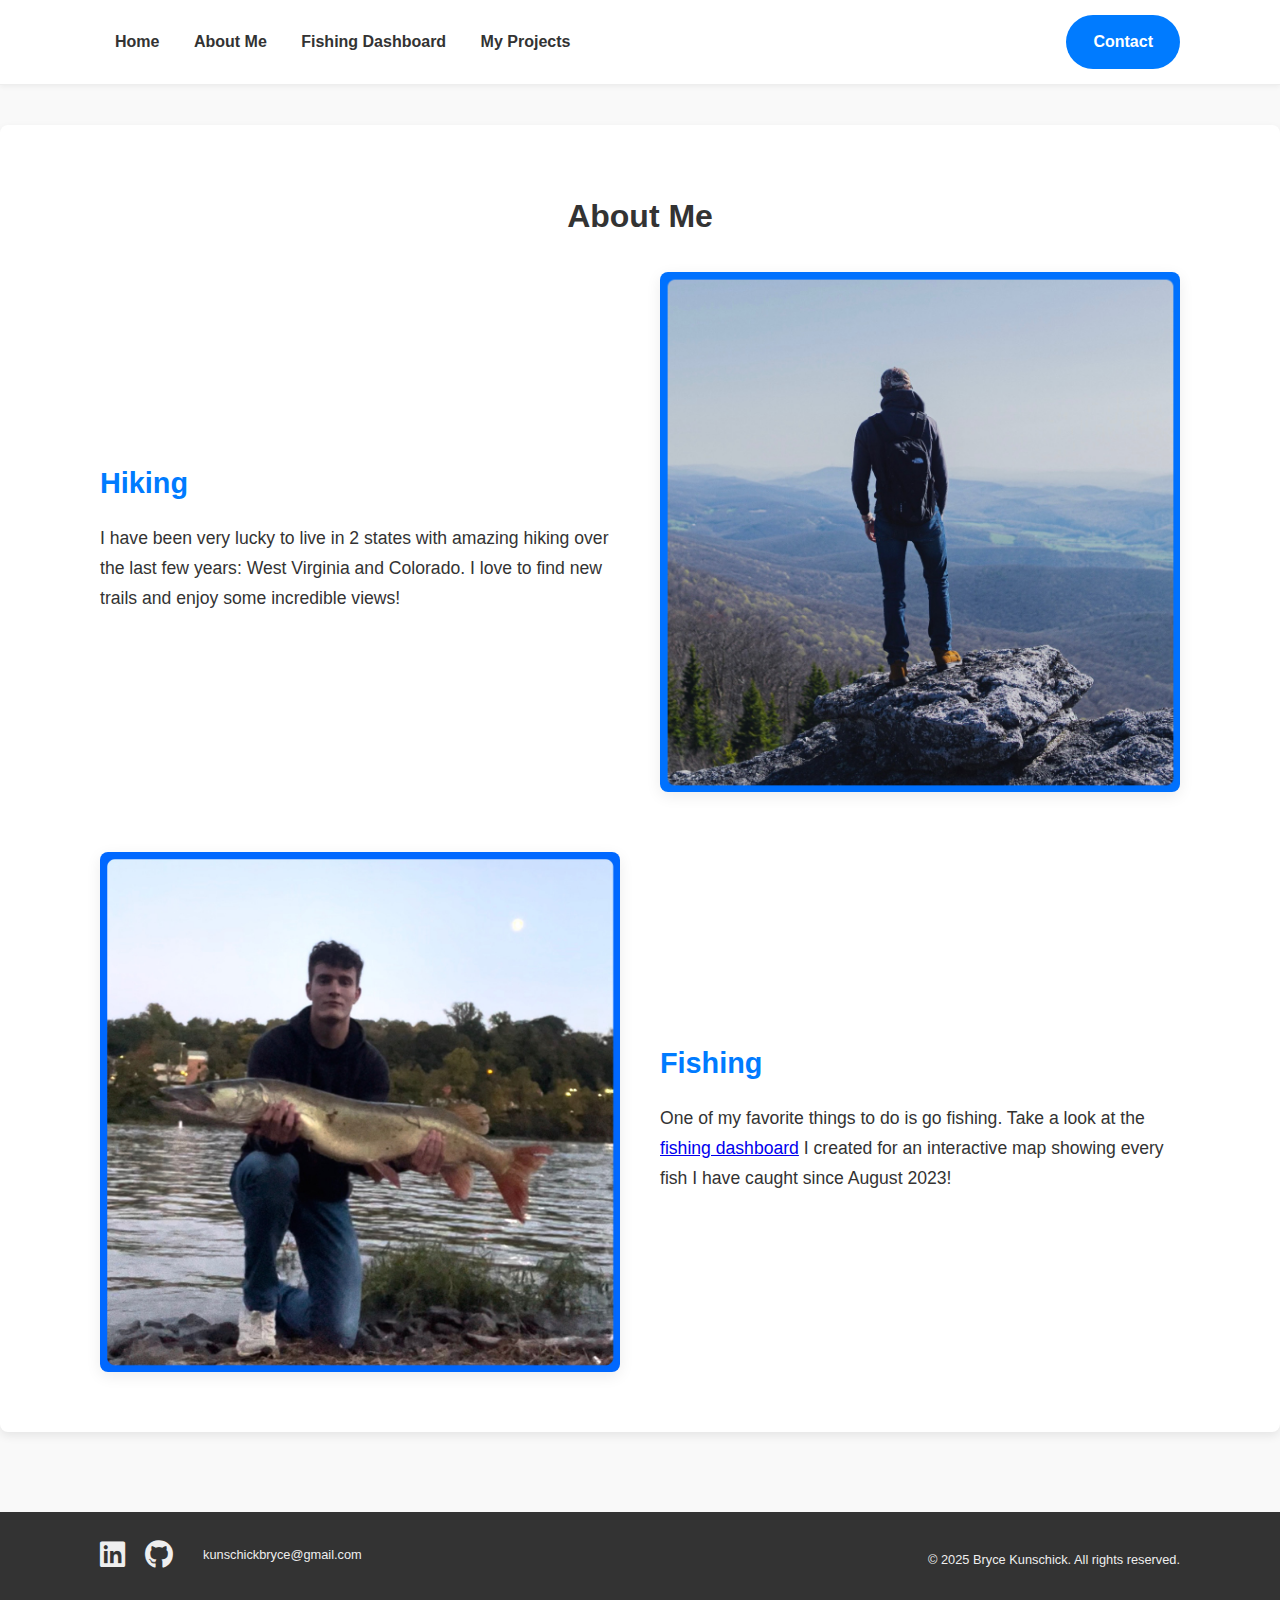
<file: about.html>
<!DOCTYPE html>
<html lang="en">

<head>
    <meta charset="UTF-8">
    <meta name="viewport" content="width=device-width, initial-scale=1.0">
    <title>About Me</title>
    <link rel="stylesheet" href="css/style.css">
    <link rel="stylesheet" href="https://cdnjs.cloudflare.com/ajax/libs/font-awesome/6.0.0-beta3/css/all.min.css"
        integrity="sha512-..." crossorigin="anonymous" referrerpolicy="no-referrer" />
</head>

<body>
    <header>
        <div class="container header-content">
            <div class="mobile-menu-button">
                <button class="hamburger-button" aria-expanded="false" aria-controls="mobile-nav">
                    <i class="fas fa-bars"></i>
                </button>
            </div>
            <nav class="desktop-nav">
                <ul>
                    <li><a href="index.html">Home</a></li>
                    <li><a href="about.html">About Me</a></li>
                    <li><a href="fishing-dashboard.html">Fishing Dashboard</a></li>
                    <li><a href="my-projects.html">My Projects</a></li>
                </ul>
            </nav>
            <a href="contact.html" class="button contact-button">Contact</a>
            <nav class="mobile-nav">
                <ul>
                    <li><a href="index.html">Home</a></li>
                    <li><a href="about.html">About Me</a></li>
                    <li><a href="fishing-dashboard.html">Fishing Dashboard</a></li>
                    <li><a href="my-projects.html">My Projects</a></li>
                </ul>
            </nav>
        </div>
    </header>

    <main>
        <section class="content-section">
            <div class="container">
                <h2>About Me</h2>

                <div class="about-hobby-item">
                    <div class="about-hobby-text">
                        <h3>Hiking</h3>
                        <p>
                            I have been very lucky to live in 2 states with amazing hiking over the last few years: West
                            Virginia and Colorado.
                            I love to find new trails and enjoy some incredible views!
                        </p>
                    </div>
                    <div class="about-hobby-image">
                        <img src="img/about2.jpeg" alt="WV Hiking">
                    </div>
                </div>

                <div class="about-hobby-item reverse-layout">
                    <div class="about-hobby-text">
                        <h3>Fishing</h3>
                        <p>
                            One of my favorite things to do is go fishing. Take a look at the <a
                                href="fishing-dashboard.html">fishing dashboard</a> I
                            created for an interactive map showing every fish I have caught since August 2023!
                        </p>
                    </div>
                    <div class="about-hobby-image">
                        <img src="img/about3.jpeg" alt="My biggest musky">
                    </div>
                </div>

            </div>
        </section>
    </main>

    <footer>
        <div class="container footer-content">
            <div class="social-icons-footer">
                <a href="https://www.linkedin.com/in/brycekunschick/" target="_blank" rel="noopener noreferrer"
                    aria-label="LinkedIn Profile">
                    <i class="fab fa-linkedin"></i>
                </a>
                <a href="https://github.com/brycekunschick" target="_blank" rel="noopener noreferrer"
                    aria-label="GitHub Profile">
                    <i class="fab fa-github"></i>
                </a>
                <span class="footer-email">kunschickbryce@gmail.com</span>
            </div>
            <p>&copy; 2025 Bryce Kunschick. All rights reserved.</p>
        </div>
    </footer>

    <script>
        document.addEventListener('DOMContentLoaded', function () {
            const hamburgerButton = document.querySelector('.hamburger-button');
            const mobileNav = document.querySelector('.mobile-nav');

            hamburgerButton.addEventListener('click', () => {
                const isExpanded = hamburgerButton.getAttribute('aria-expanded') === 'true' || false;
                hamburgerButton.setAttribute('aria-expanded', !isExpanded);
                mobileNav.classList.toggle('open');
            });
        });
    </script>
</body>

</html>
</file>
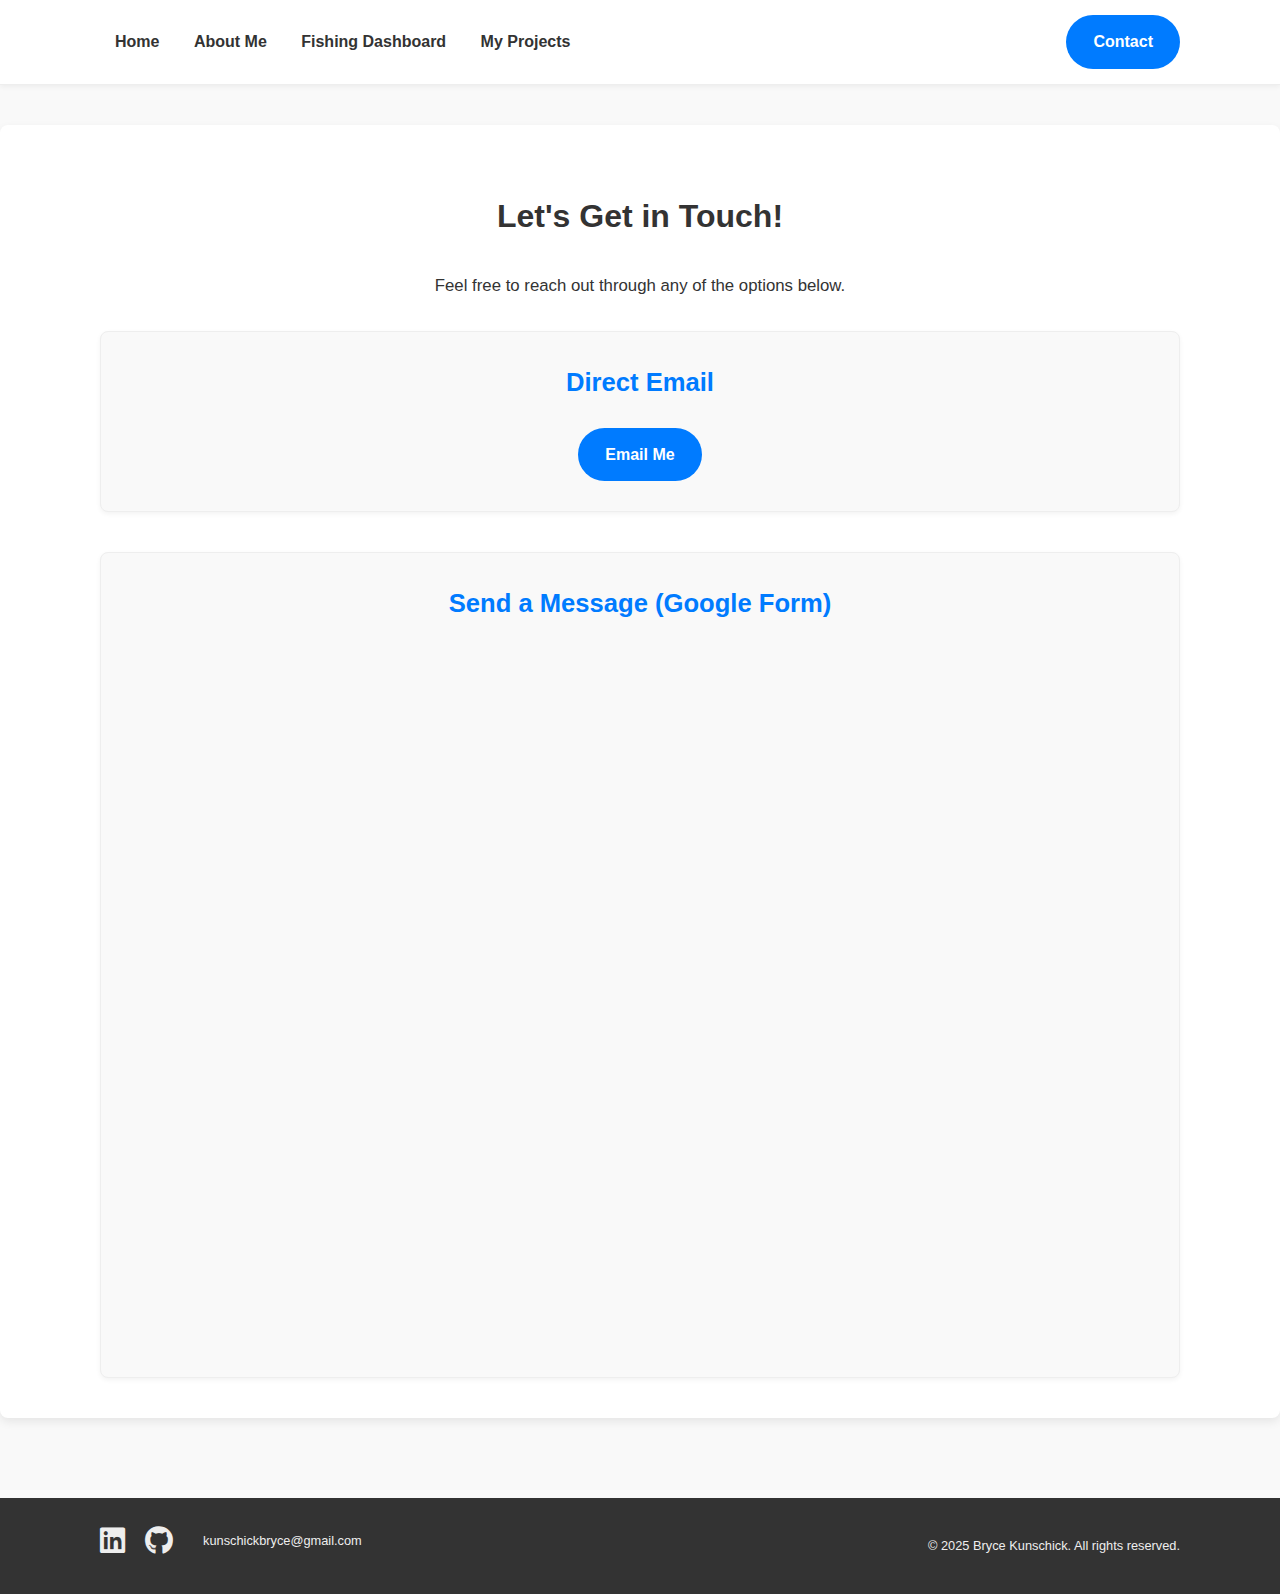
<file: contact.html>
<!DOCTYPE html>
<html lang="en">

<head>
    <meta charset="UTF-8">
    <meta name="viewport" content="width=device-width, initial-scale=1.0">
    <title>Contact Me</title>
    <link rel="stylesheet" href="css/style.css">
    <link rel="stylesheet" href="https://cdnjs.cloudflare.com/ajax/libs/font-awesome/6.0.0-beta3/css/all.min.css"
        integrity="sha512-..." crossorigin="anonymous" referrerpolicy="no-referrer" />
</head>

<body>
    <header>
        <div class="container header-content">
            <div class="mobile-menu-button">
                <button class="hamburger-button" aria-expanded="false" aria-controls="mobile-nav">
                    <i class="fas fa-bars"></i>
                </button>
            </div>
            <nav class="desktop-nav">
                <ul>
                    <li><a href="index.html">Home</a></li>
                    <li><a href="about.html">About Me</a></li>
                    <li><a href="fishing-dashboard.html">Fishing Dashboard</a></li>
                    <li><a href="my-projects.html">My Projects</a></li>
                </ul>
            </nav>
            <a href="contact.html" class="button contact-button">Contact</a>
            <nav class="mobile-nav">
                <ul>
                    <li><a href="index.html">Home</a></li>
                    <li><a href="about.html">About Me</a></li>
                    <li><a href="fishing-dashboard.html">Fishing Dashboard</a></li>
                    <li><a href="my-projects.html">My Projects</a></li>
                </ul>
            </nav>
        </div>
    </header>

    <main>
        <section class="content-section contact-section">
            <div class="container">
                <h2>Let's Get in Touch!</h2>
                <p>
                    Feel free to reach out through any of the
                    options below.
                </p>

                <div class="contact-options">
                    <div class="contact-option-item">
                        <h3>Direct Email</h3>
                        <a href="mailto:kunschickbryce@gmail.com" class="button button-email">Email Me</a>
                    </div>

                    <div class="contact-option-item">
                        <h3>Send a Message (Google Form)</h3>
                        <div class="google-form-container">
                            <iframe
                                src="https://docs.google.com/forms/d/e/1FAIpQLScVozh_JOF2wUmleheMhA86iy0X0xebQaYyWNe9MemLXyBdTg/viewform?embedded=true"
                                width="100%" height="700" frameborder="0" marginheight="0"
                                marginwidth="0">Loading…</iframe>
                        </div>
                    </div>
                </div>
            </div>
        </section>
    </main>

    <footer>
        <div class="container footer-content">
            <div class="social-icons-footer">
                <a href="https://www.linkedin.com/in/brycekunschick/" target="_blank" rel="noopener noreferrer"
                    aria-label="LinkedIn Profile">
                    <i class="fab fa-linkedin"></i>
                </a>
                <a href="https://github.com/brycekunschick" target="_blank" rel="noopener noreferrer"
                    aria-label="GitHub Profile">
                    <i class="fab fa-github"></i>
                </a>
                <span class="footer-email">kunschickbryce@gmail.com</span>
            </div>
            <p>&copy; 2025 Bryce Kunschick. All rights reserved.</p>
        </div>
    </footer>

    <script>
        document.addEventListener('DOMContentLoaded', function () {
            const hamburgerButton = document.querySelector('.hamburger-button');
            const mobileNav = document.querySelector('.mobile-nav');

            hamburgerButton.addEventListener('click', () => {
                const isExpanded = hamburgerButton.getAttribute('aria-expanded') === 'true' || false;
                hamburgerButton.setAttribute('aria-expanded', !isExpanded);
                mobileNav.classList.toggle('open');
            });
        });
    </script>
</body>

</html>
</file>
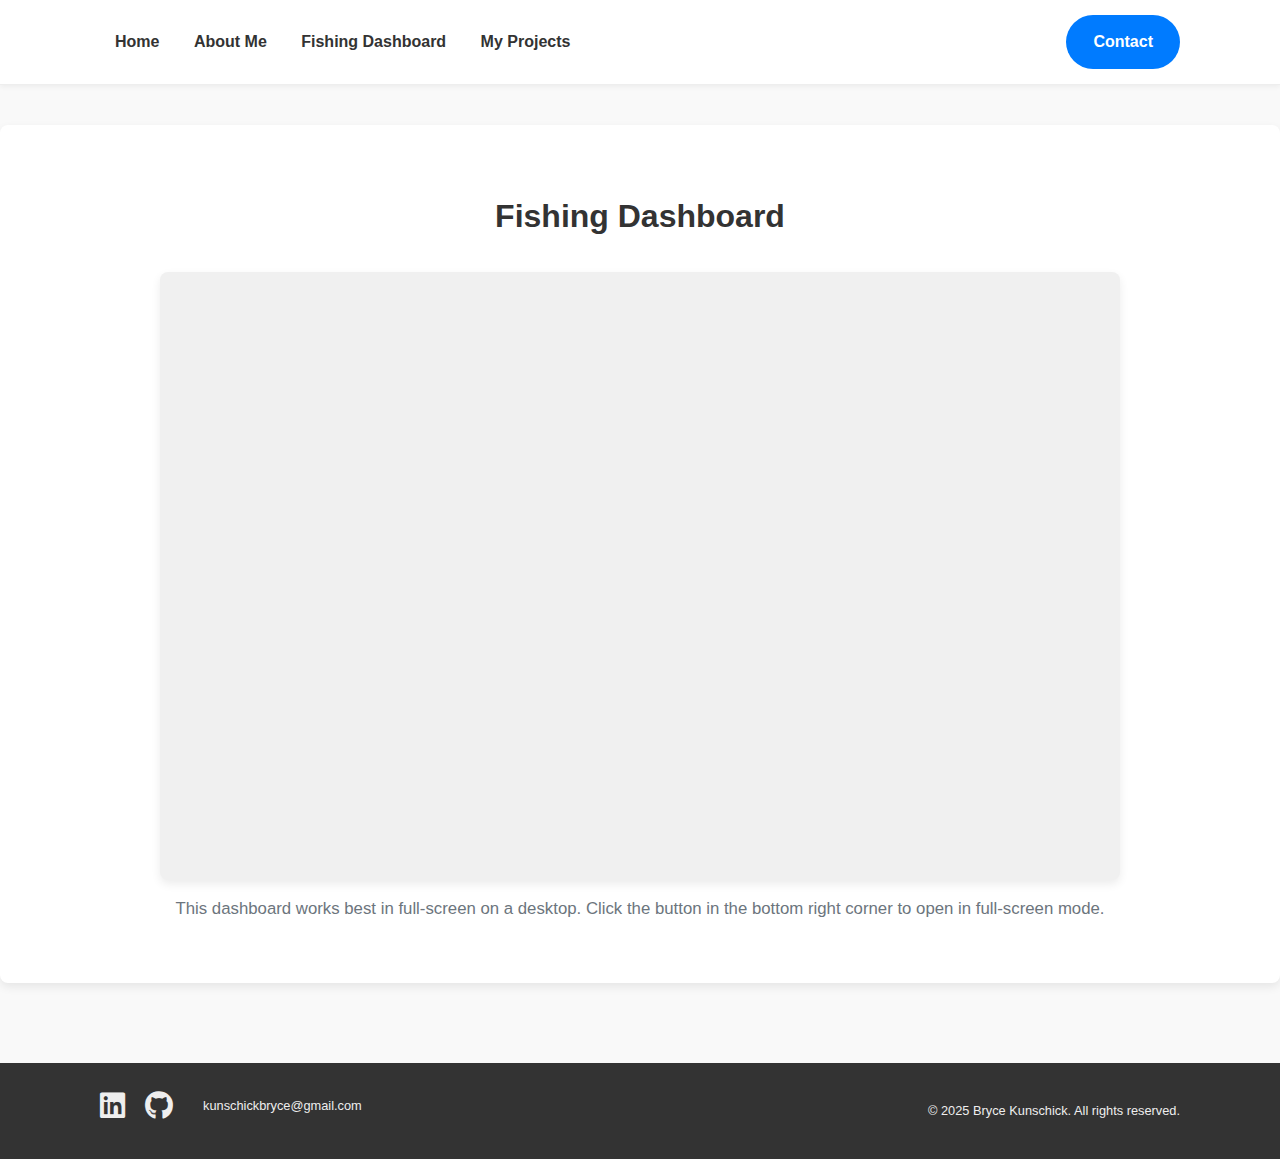
<file: fishing-dashboard.html>
<!DOCTYPE html>
<html lang="en">

<head>
    <meta charset="UTF-8">
    <meta name="viewport" content="width=device-width, initial-scale=1.0">
    <title>Fishing Dashboard</title>
    <link rel="stylesheet" href="css/style.css">
    <link rel="stylesheet" href="https://cdnjs.cloudflare.com/ajax/libs/font-awesome/6.0.0-beta3/css/all.min.css"
        integrity="sha512-..." crossorigin="anonymous" referrerpolicy="no-referrer" />
</head>

<body>
    <header>
        <div class="container header-content">
            <div class="mobile-menu-button">
                <button class="hamburger-button" aria-expanded="false" aria-controls="mobile-nav">
                    <i class="fas fa-bars"></i>
                </button>
            </div>
            <nav class="desktop-nav">
                <ul>
                    <li><a href="index.html">Home</a></li>
                    <li><a href="about.html">About Me</a></li>
                    <li><a href="fishing-dashboard.html">Fishing Dashboard</a></li>
                    <li><a href="my-projects.html">My Projects</a></li>
                </ul>
            </nav>
            <a href="contact.html" class="button contact-button">Contact</a>
            <nav class="mobile-nav">
                <ul>
                    <li><a href="index.html">Home</a></li>
                    <li><a href="about.html">About Me</a></li>
                    <li><a href="fishing-dashboard.html">Fishing Dashboard</a></li>
                    <li><a href="my-projects.html">My Projects</a></li>
                </ul>
            </nav>
        </div>
    </header>

    <main>
        <section class="content-section">
            <div class="container">
                <h2>Fishing Dashboard</h2>

                <div class="powerbi-embed-container">
                    <iframe title="Fishing Report"
                        src="https://app.powerbi.com/view?r=eyJrIjoiM2I4MGUyNmEtYmFmYy00N2I3LTkwMTktMTc4NDdkZjUxNDI3IiwidCI6IjNiMDI2OTQwLTFjODMtNDNiMy1iZjIzLTE2M2Q5NTVhNjAxOCJ9"
                        frameborder="0" allowFullScreen="true"></iframe>
                </div>

                <p class="dashboard-tip">
                    This dashboard works best in full-screen on a desktop. Click the button in the bottom right corner
                    to open in full-screen mode.
                </p>

            </div>
        </section>
    </main>

    <footer>
        <div class="container footer-content">
            <div class="social-icons-footer">
                <a href="https://www.linkedin.com/in/brycekunschick/" target="_blank" rel="noopener noreferrer"
                    aria-label="LinkedIn Profile">
                    <i class="fab fa-linkedin"></i>
                </a>
                <a href="https://github.com/brycekunschick" target="_blank" rel="noopener noreferrer"
                    aria-label="GitHub Profile">
                    <i class="fab fa-github"></i>
                </a>
                <span class="footer-email">kunschickbryce@gmail.com</span>
            </div>
            <p>&copy; 2025 Bryce Kunschick. All rights reserved.</p>
        </div>
    </footer>

    <script>
        document.addEventListener('DOMContentLoaded', function () {
            const hamburgerButton = document.querySelector('.hamburger-button');
            const mobileNav = document.querySelector('.mobile-nav');

            hamburgerButton.addEventListener('click', () => {
                const isExpanded = hamburgerButton.getAttribute('aria-expanded') === 'true' || false;
                hamburgerButton.setAttribute('aria-expanded', !isExpanded);
                mobileNav.classList.toggle('open');
            });
        });
    </script>
</body>

</html>
</file>
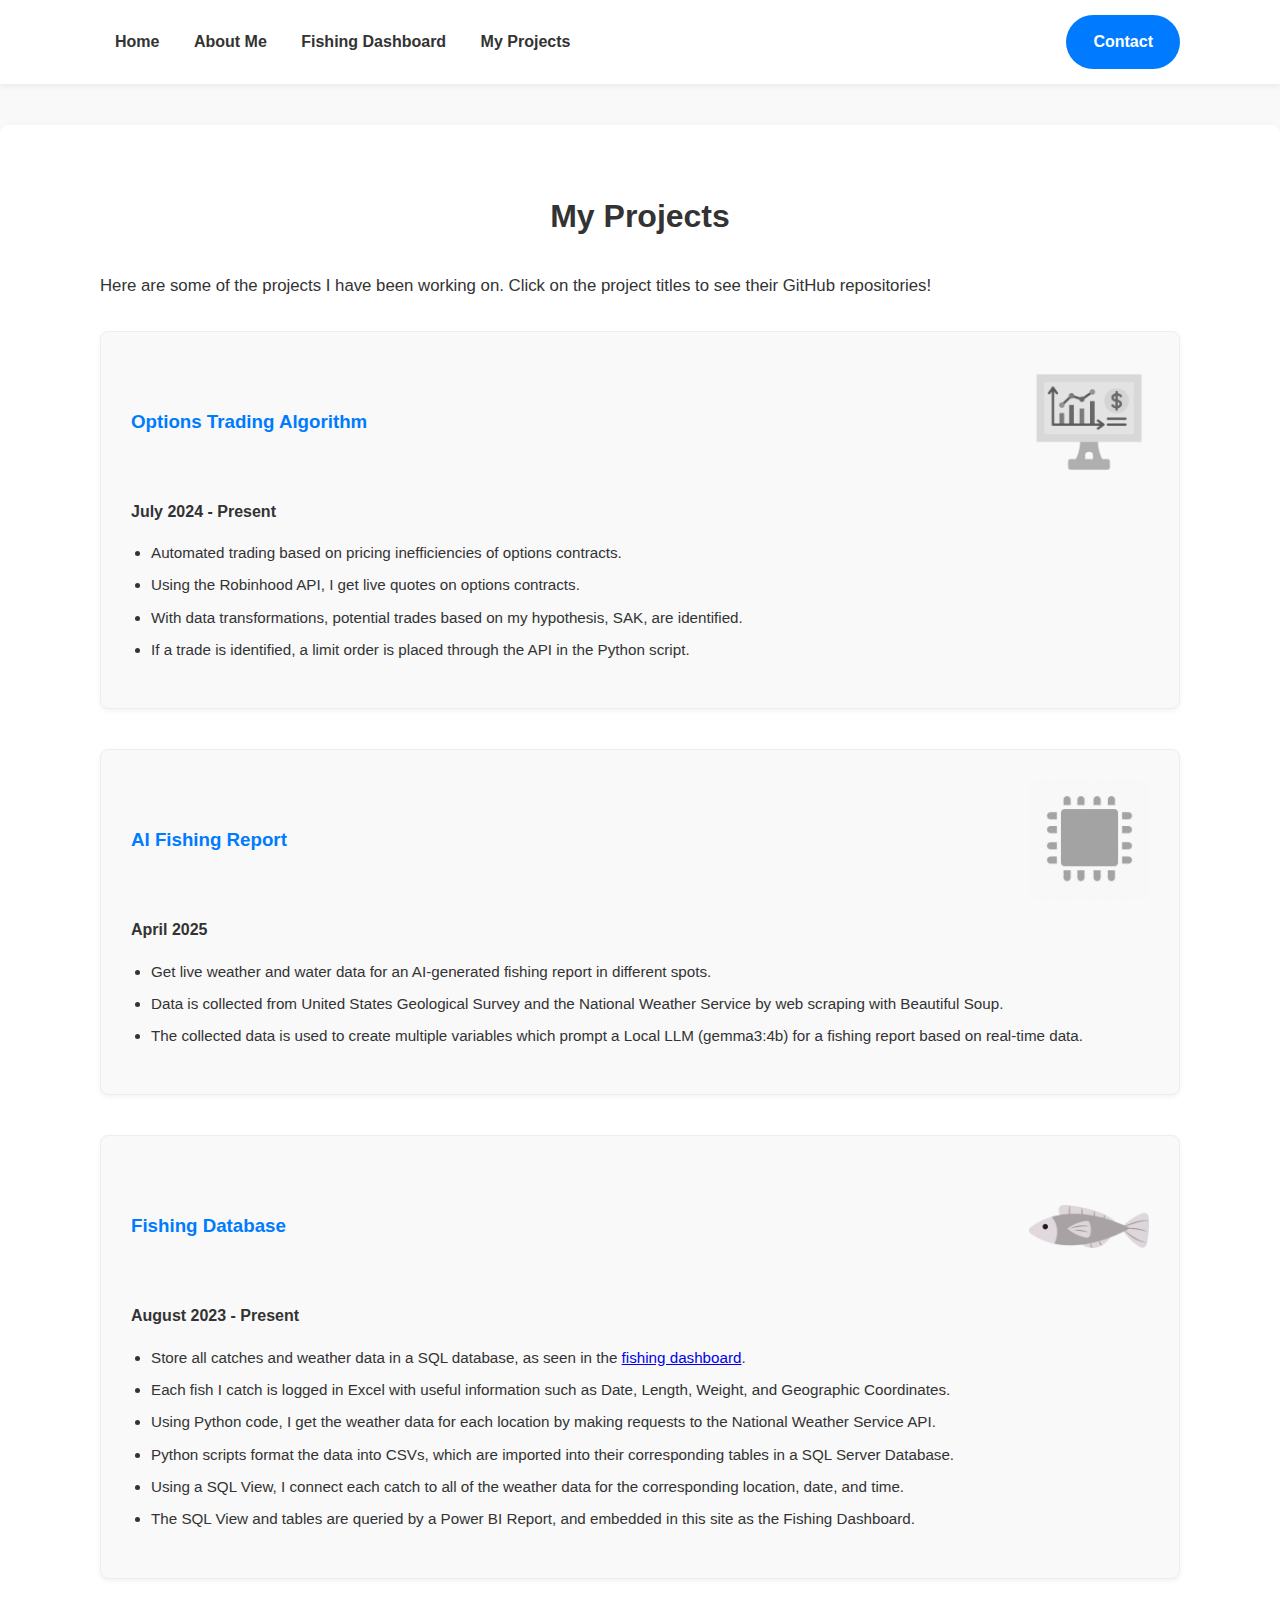
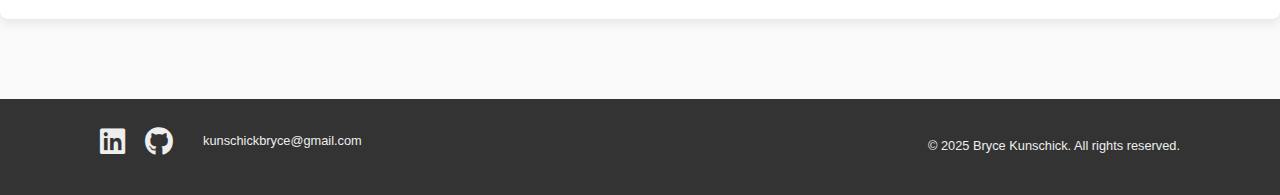
<file: my-projects.html>
<!DOCTYPE html>
<html lang="en">

<head>
    <meta charset="UTF-8">
    <meta name="viewport" content="width=device-width, initial-scale=1.0">
    <title>My Projects</title>
    <link rel="stylesheet" href="css/style.css">
    <link rel="stylesheet" href="https://cdnjs.cloudflare.com/ajax/libs/font-awesome/6.0.0-beta3/css/all.min.css"
        integrity="sha512-..." crossorigin="anonymous" referrerpolicy="no-referrer" />
</head>

<body>
    <header>
        <div class="container header-content">
            <div class="mobile-menu-button">
                <button class="hamburger-button" aria-expanded="false" aria-controls="mobile-nav">
                    <i class="fas fa-bars"></i>
                </button>
            </div>
            <nav class="desktop-nav">
                <ul>
                    <li><a href="index.html">Home</a></li>
                    <li><a href="about.html">About Me</a></li>
                    <li><a href="fishing-dashboard.html">Fishing Dashboard</a></li>
                    <li><a href="my-projects.html">My Projects</a></li>
                </ul>
            </nav>
            <a href="contact.html" class="button contact-button">Contact</a>
            <nav class="mobile-nav">
                <ul>
                    <li><a href="index.html">Home</a></li>
                    <li><a href="about.html">About Me</a></li>
                    <li><a href="fishing-dashboard.html">Fishing Dashboard</a></li>
                    <li><a href="my-projects.html">My Projects</a></li>
                </ul>
            </nav>
        </div>
    </header>

    <main>
        <section class="content-section">
            <div class="container">
                <h2>My Projects</h2>
                <p>
                    Here are some of the projects I have been working on. Click on the project titles to see their
                    GitHub repositories!
                </p>
                <div class="project-list">
                    <div class="project-item">
                        <div class="project-header">
                            <h3><a href="https://github.com/brycekunschick/OptionsAlgo" target="_blank"
                                    rel="noopener noreferrer">Options Trading Algorithm</a></h3>
                            <img src="img/options.png" alt="Options trading icon" class="project-icon">
                        </div>
                        <p><strong>July 2024 - Present</strong></p>
                        <ul>
                            <li>Automated trading based on pricing inefficiencies of options contracts.</li>
                            <li>Using the Robinhood API, I get live quotes on options contracts.</li>
                            <li>With data transformations, potential trades based on my hypothesis, SAK, are identified.
                            </li>
                            <li>If a trade is identified, a limit order is placed through the API in the Python script.
                            </li>
                        </ul>
                    </div>

                    <div class="project-item">
                        <div class="project-header">
                            <h3><a href="https://github.com/brycekunschick/FishingReport" target="_blank"
                                    rel="noopener noreferrer">AI Fishing Report</a></h3>
                            <img src="img/report.png" alt="AI fishing report icon" class="project-icon">
                        </div>
                        <p><strong>April 2025</strong></p>
                        <ul>
                            <li>Get live weather and water data for an AI-generated fishing report in different spots.
                            </li>
                            <li>Data is collected from United States Geological Survey and the National Weather Service
                                by web scraping with Beautiful Soup.</li>
                            <li>The collected data is used to create multiple variables which prompt a Local LLM
                                (gemma3:4b) for a fishing report based on real-time data.</li>
                        </ul>
                    </div>

                    <div class="project-item">
                        <div class="project-header">
                            <h3><a href="https://github.com/brycekunschick/FishingData" target="_blank"
                                    rel="noopener noreferrer">Fishing Database</a></h3>
                            <img src="img/fishdb.png" alt="Fishing database icon" class="project-icon">
                        </div>
                        <p><strong>August 2023 - Present</strong></p>
                        <ul>
                            <li>Store all catches and weather data in a SQL database, as seen in the <a
                                    href="fishing-dashboard.html">fishing dashboard</a>.</li>
                            <li>Each fish I catch is logged in Excel with useful information such as Date, Length,
                                Weight, and Geographic Coordinates.</li>
                            <li>Using Python code, I get the weather data for each location by making requests to the
                                National Weather Service API.</li>
                            <li>Python scripts format the data into CSVs, which are imported into their corresponding
                                tables in a SQL Server Database.</li>
                            <li>Using a SQL View, I connect each catch to all of the weather data for the corresponding
                                location, date, and time.</li>
                            <li>The SQL View and tables are queried by a Power BI Report, and embedded in this site as
                                the Fishing Dashboard.</li>
                        </ul>
                    </div>
                </div>
            </div>
        </section>
    </main>

    <footer>
        <div class="container footer-content">
            <div class="social-icons-footer">
                <a href="https://www.linkedin.com/in/brycekunschick/" target="_blank" rel="noopener noreferrer"
                    aria-label="LinkedIn Profile">
                    <i class="fab fa-linkedin"></i>
                </a>
                <a href="https://github.com/brycekunschick" target="_blank" rel="noopener noreferrer"
                    aria-label="GitHub Profile">
                    <i class="fab fa-github"></i>
                </a>
                <span class="footer-email">kunschickbryce@gmail.com</span>
            </div>
            <p>&copy; 2025 Bryce Kunschick. All rights reserved.</p>
        </div>
    </footer>

    <script>
        document.addEventListener('DOMContentLoaded', function () {
            const hamburgerButton = document.querySelector('.hamburger-button');
            const mobileNav = document.querySelector('.mobile-nav');

            hamburgerButton.addEventListener('click', () => {
                const isExpanded = hamburgerButton.getAttribute('aria-expanded') === 'true' || false;
                hamburgerButton.setAttribute('aria-expanded', !isExpanded);
                mobileNav.classList.toggle('open');
            });
        });
    </script>
</body>

</html>
</file>
<file: css/style.css>
/* CSS Variables for easy theme changes */
:root {
    --blue-theme-color: #007bff;
    /* Primary blue for highlights and buttons */
    --dark-blue-hover: #0056b3;
    /* Darker blue for button hover */
    --light-gray-bg: #f9f9f9;
    /* Very light gray background */
    --white-bg: #ffffff;
    /* White backgrounds for sections */
    --text-color: #333;
    /* Main text color */
    --light-text-color: #eee;
    /* Light text for dark backgrounds */
    --shadow-light: rgba(0, 0, 0, 0.05);
    /* Subtle shadow */
    --shadow-medium: rgba(0, 0, 0, 0.08);
    /* Medium shadow */
    --shadow-strong: rgba(0, 0, 0, 0.15);
    /* Stronger shadow on hover */
}

/* Basic Reset & Font */
body {
    margin: 0;
    padding: 0;
    font-family: 'Segoe UI', Tahoma, Geneva, Verdana, sans-serif;
    line-height: 1.6;
    color: var(--text-color);
    background-color: var(--light-gray-bg);
    overflow-x: hidden;
    /* Prevent horizontal scroll on some effects */

    /* Flexbox properties for sticky footer */
    display: flex;
    flex-direction: column;
    min-height: 100vh;
}

/* Container for content width */
.container {
    max-width: 1080px;
    /* Slightly wider container */
    margin: 0 auto;
    padding: 0 20px;
}

/* Header Styling */
header {
    background-color: var(--white-bg);
    box-shadow: 0 2px 5px var(--shadow-light);
    padding: 15px 0;
    border-bottom: 1px solid #eee;
    position: relative;
    /* To contain absolute positioned mobile menu */
}

.header-content {
    display: flex;
    justify-content: space-between;
    align-items: center;
    flex-wrap: wrap;
}

/* Mobile Menu Button */
.mobile-menu-button {
    display: none;
    /* Hidden by default on desktop */
}

.hamburger-button {
    background: none;
    border: none;
    color: var(--text-color);
    font-size: 1.5em;
    cursor: pointer;
    padding: 10px;
}

.hamburger-button:focus {
    outline: none;
    /* Add a visual focus style if needed */
}

/* Navigation */
nav ul {
    list-style: none;
    padding: 0;
    margin: 0;
}

nav ul li {
    margin: 0 15px;
    display: inline-block;
    /* For horizontal desktop nav */
}

nav ul li a {
    text-decoration: none;
    color: var(--text-color);
    font-weight: bold;
    padding: 5px 0;
    transition: color 0.3s ease-in-out;
}

nav ul li a:hover {
    color: var(--blue-theme-color);
}

.mobile-nav {
    display: none;
    position: absolute;
    top: 100%;
    left: 0;
    background-color: var(--white-bg);
    width: 100%;
    box-shadow: 0 4px 8px var(--shadow-medium);
    z-index: 10;
    border-bottom: 1px solid #eee;
}

.mobile-nav.open {
    display: block;
}

.mobile-nav ul {
    flex-direction: column;
    align-items: flex-start;
}

.mobile-nav ul li {
    display: block;
    margin: 0;
    padding: 15px 20px;
    border-bottom: 1px solid #f0f0f0;
    width: 100%;
    text-align: left;
}

.mobile-nav ul li:last-child {
    border-bottom: none;
}

.mobile-nav ul li a {
    display: block;
    width: 100%;
    padding: 0;
}

/* General Button Style */
.button {
    display: inline-block;
    background-color: var(--blue-theme-color);
    color: var(--white-bg);
    padding: 12px 25px;
    text-decoration: none;
    border-radius: 30px;
    font-weight: bold;
    transition: background-color 0.3s ease-in-out, transform 0.2s ease-in-out, color 0.3s ease-in-out;
    white-space: nowrap;
    border: 2px solid transparent;
}

.button:hover {
    background-color: var(--dark-blue-hover);
    transform: translateY(-2px);
}

/* Style for the white outline button */
.button-white-outline {
    background-color: var(--white-bg);
    color: var(--blue-theme-color);
    border: 2px solid var(--blue-theme-color);
}

.button-white-outline:hover {
    background-color: var(--blue-theme-color);
    color: var(--white-bg);
    transform: translateY(-2px);
}

.contact-button {
    flex-shrink: 0;
}

/* Main Content Area */
main {
    padding: 40px 0;
    flex-grow: 1;
    /* Allows main to grow and fill available space */
}

/* Hero Section Styling (for index.html) */
.hero-section {
    background-color: var(--white-bg);
    padding: 60px 0;
    border-radius: 12px;
    box-shadow: 0 8px 20px var(--shadow-medium);
    margin-bottom: 40px;
    overflow: hidden;
    position: relative;
}

.hero-container {
    display: flex;
    align-items: center;
    justify-content: space-between;
    gap: 40px;
    flex-wrap: wrap;
}

.hero-text-content {
    flex: 1;
    min-width: 300px;
    text-align: left;
}

.greeting {
    font-size: 2.5em;
    font-weight: 300;
    margin-bottom: 5px;
    color: var(--text-color);
}

.highlight-blue {
    color: var(--blue-theme-color);
    font-weight: bold;
}

.profession {
    font-size: 1.8em;
    font-weight: 400;
    margin-top: 0;
    margin-bottom: 25px;
    color: var(--blue-theme-color);
}

.description {
    font-size: 1.1em;
    line-height: 1.8;
    margin-bottom: 30px;
}

.hero-buttons {
    display: flex;
    gap: 20px;
    flex-wrap: wrap;
    margin-top: 20px;
}

/* Hero Image Container & Image */
.hero-image-container {
    flex: 1;
    display: flex;
    justify-content: center;
    align-items: flex-end;
    min-width: 300px;
    position: relative;
    height: 400px;
    overflow: hidden;
}

.portrait-img {
    max-width: 100%;
    height: 100%;
    object-fit: contain;
    display: block;
    position: absolute;
    bottom: 0;
    left: 50%;
    transform: translateX(-50%);
    transition: transform 0.5s ease-out;
    filter: drop-shadow(0 10px 20px rgba(0, 0, 0, 0.15));
    z-index: auto;
}

/* General Content Section for About, Dashboard, Projects */
.content-section {
    background-color: var(--white-bg);
    padding: 40px;
    border-radius: 8px;
    box-shadow: 0 4px 10px var(--shadow-medium);
}

.content-section h2 {
    color: var(--text-color);
    font-size: 2em;
    text-align: center;
    margin-bottom: 30px;
}

.content-section p {
    font-size: 1.05em;
    line-height: 1.7;
    margin-bottom: 20px;
}

/* Project List Styling */
.project-list {
    display: flex;
    flex-direction: column;
    /* Stack items vertically */
    gap: 40px;
    /* Increased gap between vertical projects */
    margin-top: 30px;
}

.project-item {
    background-color: var(--light-gray-bg);
    border: 1px solid #eee;
    border-radius: 8px;
    padding: 30px;
    /* Slightly more padding for a better look */
    box-shadow: 0 2px 5px var(--shadow-light);
    width: 100%;
    /* Ensure each item takes full width available */
    box-sizing: border-box;
    /* Include padding and border in the element's total width */
}

/* New: Project Header for title and icon */
.project-header {
    display: flex;
    justify-content: space-between;
    /* Puts title to left, icon to right */
    align-items: center;
    /* Vertically aligns them */
    margin-bottom: 15px;
    /* Space below the header */
}

.project-item h3 {
    color: var(--blue-theme-color);
    margin: 0;
    /* Reset margin as it's now in a flex container */
    flex-grow: 1;
    /* Allows title to take up available space */
}

.project-item h3 a {
    text-decoration: none;
    /* Remove underline from project titles */
    color: inherit;
    /* Inherit color from h3 */
    transition: color 0.3s ease-in-out;
}

.project-item h3 a:hover {
    color: var(--dark-blue-hover);
    /* Darken color on hover */
}

/* Updated: Project Icon Styling for larger size */
.project-icon {
    width: 120px;
    /* Set a fixed width for the icon, about 3x larger */
    height: 120px;
    /* Set a fixed height for the icon, about 3x larger */
    object-fit: contain;
    /* Ensure the image scales nicely */
    margin-left: 20px;
    /* Space between title and icon */
    flex-shrink: 0;
    /* Prevent icon from shrinking on smaller screens */
}

.project-item p {
    font-size: 1em;
    /* Adjust paragraph font size */
    margin-bottom: 10px;
    /* Spacing below date/description */
}

.project-item ul {
    list-style: disc;
    /* Use disk bullet points */
    margin-left: 20px;
    /* Indent list items */
    padding: 0;
}

.project-item ul li {
    margin-bottom: 8px;
    /* Spacing between list items */
    font-size: 0.95em;
}

/* Footer Styling */
footer {
    background-color: var(--text-color);
    color: var(--light-text-color);
    padding: 20px 0;
    margin-top: 40px;
}

.footer-content {
    display: flex;
    justify-content: space-between;
    align-items: center;
    flex-wrap: wrap;
    text-align: center;
}

footer p {
    margin: 0;
    font-size: 0.8em;
}

/* Social Icons in Footer */
.social-icons-footer {
    display: flex;
    gap: 20px;
    /* Increased gap to accommodate email text */
    order: -1;
    margin-bottom: 10px;
    align-items: center;
    /* Vertically align items in the social icons container */
}

.social-icons-footer a {
    color: var(--light-text-color);
    font-size: 1.8em;
    transition: color 0.3s ease-in-out, transform 0.2s ease-in-out;
}

.social-icons-footer a:hover {
    color: var(--blue-theme-color);
    transform: translateY(-3px);
}

/* Styling for the email text in the footer (NEW) */
.footer-email {
    color: var(--light-text-color);
    font-size: 0.8em;
    /* Smaller font size for the email */
    margin-left: 10px;
    /* Space to the left of the email from the last icon */
    white-space: nowrap;
    /* Prevent email from breaking onto multiple lines */
}

/* About Page Specific Styles - New Hobby Sections */
.about-hobby-item {
    display: flex;
    align-items: center;
    gap: 40px;
    margin-bottom: 60px;
    /* Space between hobby sections */
    flex-wrap: wrap;
    /* Allow wrapping on smaller screens */
}

.about-hobby-item:last-child {
    margin-bottom: 20px;
    /* Less margin for the last section */
}

.about-hobby-item.reverse-layout {
    flex-direction: row-reverse;
    /* Swap order for image on left */
}

.about-hobby-text {
    flex: 1;
    min-width: 300px;
    /* Ensures text doesn't get too narrow */
}

.about-hobby-text h3 {
    color: var(--blue-theme-color);
    font-size: 1.8em;
    margin-bottom: 15px;
}

.about-hobby-text p {
    font-size: 1.1em;
    line-height: 1.7;
}

.about-hobby-image {
    flex: 1;
    display: flex;
    justify-content: center;
    /* Center the image within its flex item */
    align-items: center;
    min-width: 250px;
    /* Ensures image container doesn't get too small */
}

.about-hobby-image img {
    max-width: 100%;
    height: auto;
    border-radius: 8px;
    box-shadow: 0 4px 15px var(--shadow-medium);
    transition: transform 0.3s ease-in-out, box-shadow 0.3s ease-in-out;
}

.about-hobby-image img:hover {
    transform: scale(1.03);
    box-shadow: 0 8px 20px var(--shadow-strong);
}

/* --- Contact Page Specific Styles --- */
.contact-section {
    text-align: center;
    /* Center content within the contact section */
}

.contact-options {
    display: flex;
    flex-direction: column;
    /* Stack contact options vertically */
    gap: 40px;
    /* Space between the email and form sections */
    margin-top: 30px;
}

.contact-option-item {
    background-color: var(--light-gray-bg);
    border: 1px solid #eee;
    border-radius: 8px;
    padding: 30px;
    box-shadow: 0 2px 5px var(--shadow-light);
    text-align: center;
    /* Center text within each item */
}

.contact-option-item h3 {
    color: var(--blue-theme-color);
    margin-top: 0;
    margin-bottom: 15px;
    font-size: 1.6em;
}

.contact-option-item p {
    font-size: 1em;
    margin-bottom: 25px;
}

.button-email {
    /* Styles for your email button, inherits from .button */
    margin-top: 10px;
}

.google-form-container {
    width: 100%;
    max-width: 800px;
    /* Max width for the form container */
    margin: 0 auto;
    /* Center the form container */
    overflow: hidden;
    /* Hide any overflow if the iframe is responsive */
}

.google-form-container iframe {
    border: none;
    /* Remove default iframe border */
    width: 100%;
    height: 700px;
    /* Adjust height as needed for your form */
}

/* --- Power BI Embed Specific Styles --- */
.powerbi-embed-container {
    position: relative;
    padding-bottom: 56.25%;
    /* 16:9 Aspect Ratio (9 / 16 * 100) based on your original embed dimensions 600x373.5 */
    height: 0;
    overflow: hidden;
    max-width: 100%;
    background: #f0f0f0;
    /* Light background while loading */
    margin: 0 auto;
    /* Center the container */
    border-radius: 8px;
    /* Match other content sections */
    box-shadow: 0 4px 10px var(--shadow-medium);
    /* Match other content sections */
    margin-bottom: 15px;
    /* Added margin-bottom to separate from the new text */
}

.powerbi-embed-container iframe {
    position: absolute;
    top: 0;
    left: 0;
    width: 100%;
    height: 100%;
    border: none;
}

.content-section .powerbi-embed-container {
    max-width: 960px;
    /* Reduced margin-bottom here since it's now on the general .powerbi-embed-container */
}

/* NEW: Style for the dashboard tip text */
.dashboard-tip {
    text-align: center;
    font-size: 0.9em;
    /* Slightly smaller than main text for a tip */
    color: #6c757d;
    /* A common gray color */
    margin-top: 10px;
    /* Space above the tip */
    margin-bottom: 20px;
    /* Space below the tip */
}

/* Basic Responsiveness */
@media (max-width: 768px) {
    .desktop-nav {
        display: none;
        /* Hide desktop navigation on mobile */
    }

    .mobile-menu-button {
        display: block;
        /* Show hamburger button on mobile */
    }

    .header-content {
        justify-content: space-between;
        /* Keep space between hamburger and contact */
    }

    .mobile-nav ul li {
        text-align: left;
    }

    .hero-container {
        flex-direction: column;
        text-align: center;
    }

    .hero-text-content {
        min-width: unset;
        text-align: center;
    }

    /* Adjust Hero Section for mobile */
    .hero-section {
        padding: 40px 0;
        margin-bottom: 40px;
        overflow: hidden;
    }

    /* Adjust Hero Image Container & Image for mobile */
    .hero-image-container {
        display: flex;
        justify-content: center;
        align-items: flex-end;
        order: -1;
        height: 300px;
        margin-bottom: 20px;
        flex: none;
        min-width: unset;
        overflow: hidden;
    }

    .portrait-img {
        max-height: 100%;
        width: auto;
        position: static;
        transform: none;
        filter: drop-shadow(0 5px 10px rgba(0, 0, 0, 0.1));
        z-index: auto;
    }

    .hero-buttons {
        justify-content: center;
    }

    .footer-content {
        flex-direction: column;
        align-items: center;
        gap: 10px;
    }

    .social-icons-footer {
        margin-bottom: 15px;
        /* Adjusted gap to 10px as it's flex-direction column on mobile now */
        gap: 10px;
        /* Reduced gap for stacked items */
    }

    /* Email on mobile: stack it below icons */
    .footer-email {
        margin-left: 0;
        /* Remove left margin when stacked */
        margin-top: 5px;
        /* Add a little space above it */
    }

    /* Media Queries for Responsiveness on About Page - Hobby Sections */
    .about-hobby-item,
    .about-hobby-item.reverse-layout {
        flex-direction: column;
        /* Stack columns on mobile */
        text-align: center;
        /* Center text */
    }

    .about-hobby-text,
    .about-hobby-image {
        min-width: unset;
        /* Remove min-width on mobile */
        width: 100%;
        /* Take full width */
    }

    .about-hobby-image img {
        max-width: 80%;
        /* Adjust image size for better mobile display */
        height: auto;
    }

    /* Project Page Mobile Adjustments */
    .project-header {
        flex-direction: column;
        /* Stack title and icon on small screens */
        text-align: center;
        align-items: center;
    }

    .project-item h3 {
        margin-bottom: 10px;
        /* Add space between title and stacked icon */
    }

    .project-icon {
        margin-left: 0;
        /* Remove side margin when stacked */
        margin-top: 10px;
        /* Add top margin when stacked */
    }

    /* Contact Page Mobile Adjustments */
    .google-form-container iframe {
        height: 600px;
        /* Adjust height for smaller screens if needed */
    }

    /* Power BI Embed Mobile Adjustments */
    .content-section .powerbi-embed-container {
        max-width: 100%;
        /* Allow it to take full width of the container on smaller screens */
        padding-bottom: 75%;
    }

    .dashboard-tip {
        font-size: 0.85em;
        /* Slightly smaller on mobile for readability */
    }
}

@media (max-width: 480px) {
    .hero-section {
        padding: 40px 0;
    }

    .greeting {
        font-size: 2em;
    }

    .profession {
        font-size: 1.4em;
    }

    /* Reverted mobile image settings */
    .portrait-img {
        height: 100%;
    }

    .about-hobby-image img {
        max-width: 95%;
        /* Even larger for very small screens */
    }

    .project-item {
        padding: 20px;
        /* Reduce padding on very small screens */
    }

    /* Further adjust large icons for very small mobile screens */
    .project-icon {
        width: 90px;
        /* Slightly smaller for tighter mobile layouts */
        height: 90px;
    }

    /* Contact Page Mobile Adjustments */
    .google-form-container iframe {
        height: 500px;
        /* Further adjust height for very small screens */
    }

    /* Power BI Embed Mobile Adjustments */
    .content-section .powerbi-embed-container {
        padding-bottom: 85%;
    }

    .dashboard-tip {
        font-size: 0.8em;
        /* Even smaller on very small mobile screens */
    }
}
</file>
